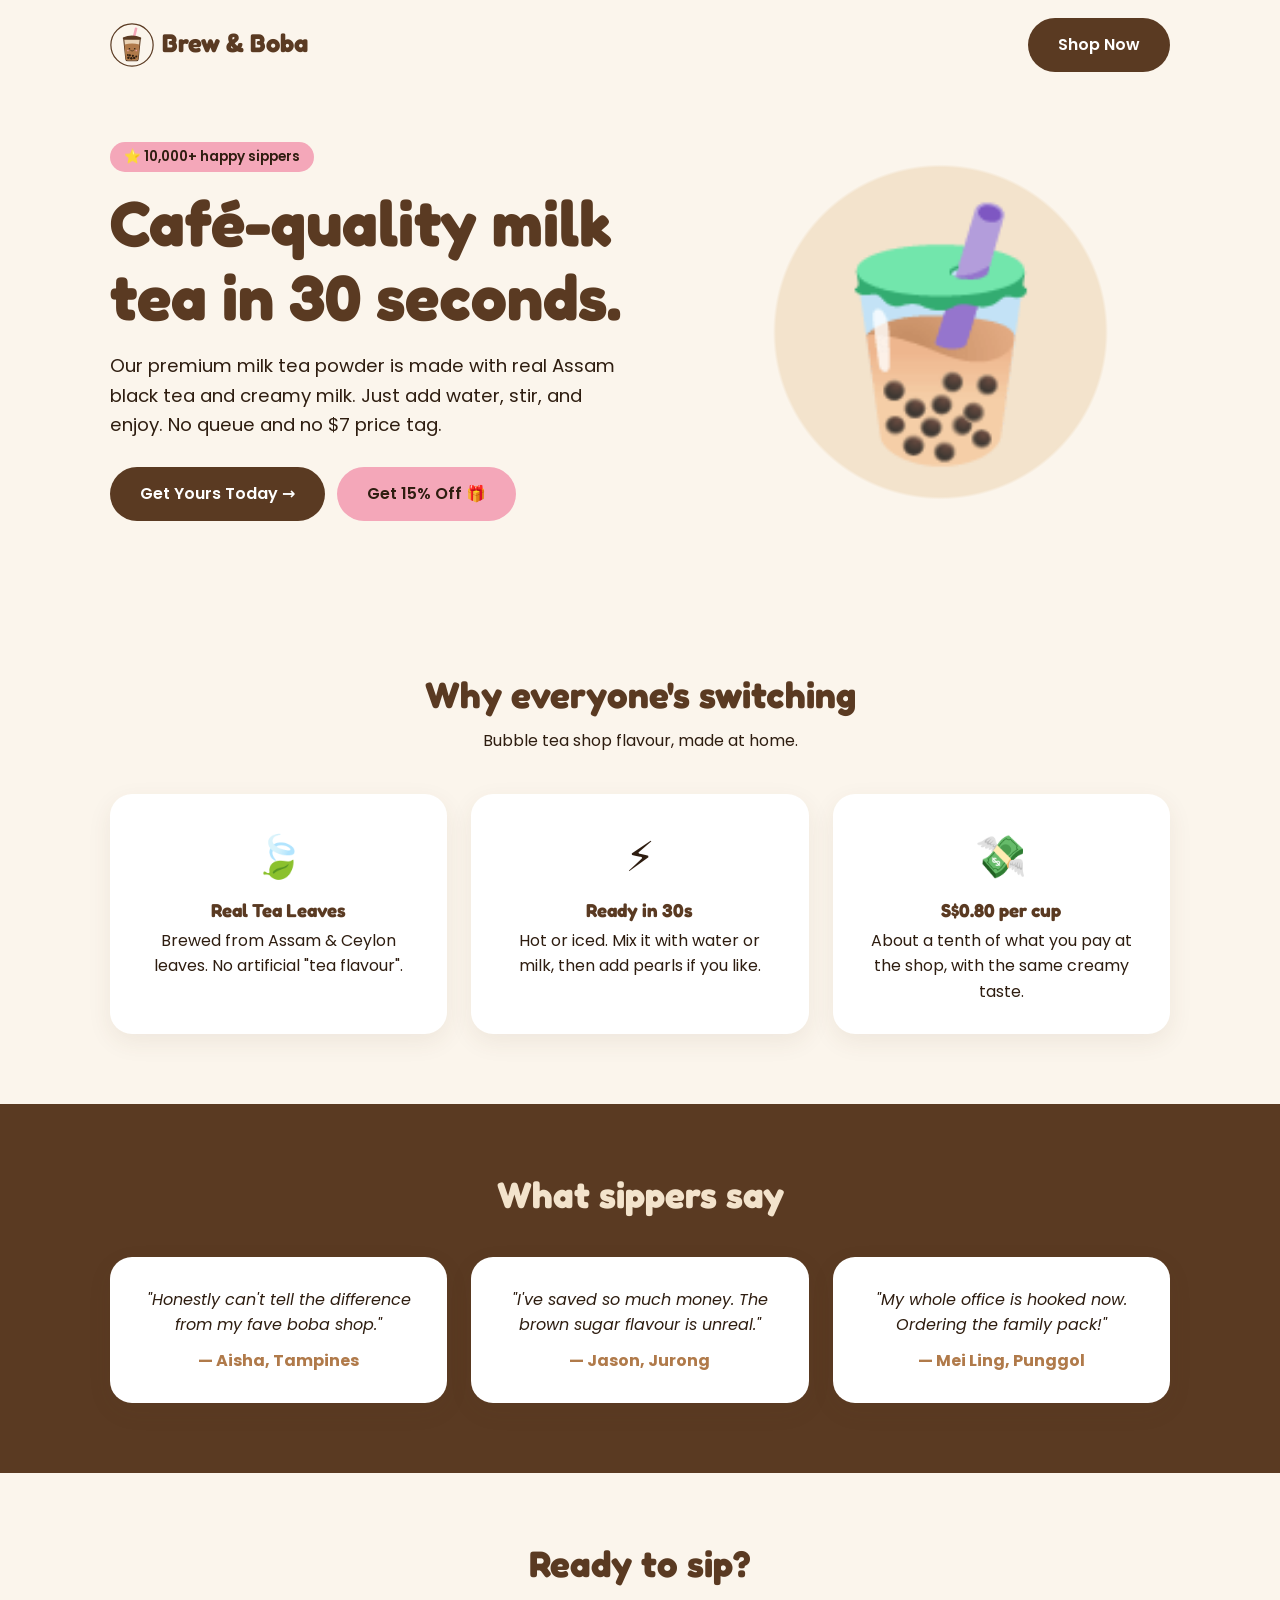
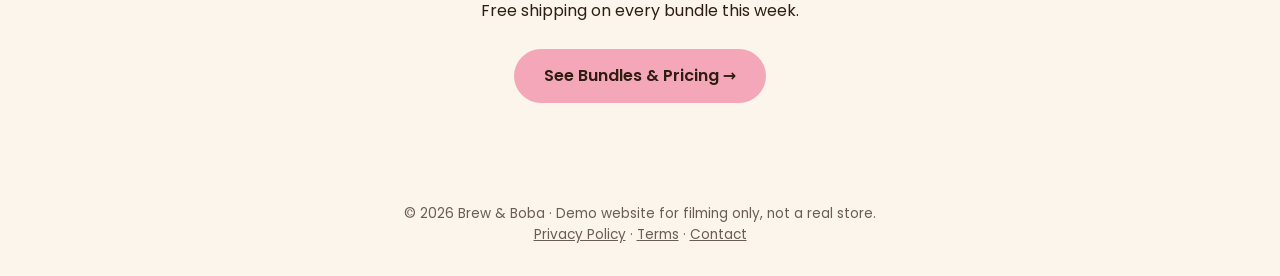
<file: index.html>
<!doctype html><html lang="en"><head>
<!-- Google Tag Manager -->
<script>(function(w,d,s,l,i){w[l]=w[l]||[];w[l].push({'gtm.start':
new Date().getTime(),event:'gtm.js'});var f=d.getElementsByTagName(s)[0],
j=d.createElement(s),dl=l!='dataLayer'?'&l='+l:'';j.async=true;j.src=
'https://www.googletagmanager.com/gtm.js?id='+i+dl;f.parentNode.insertBefore(j,f);
})(window,document,'script','dataLayer','GTM-KQWDF2WQ');</script>
<!-- End Google Tag Manager -->
<meta charset="utf-8"><meta name="viewport" content="width=device-width,initial-scale=1"><link href="https://fonts.googleapis.com/css2?family=Fredoka:wght@500;700&family=Poppins:wght@400;600;700&display=swap" rel="stylesheet"><link rel="stylesheet" href="style.css"><script src="track.js"></script><link rel="icon" href="logo.svg"><title>Brew & Boba — Café Milk Tea at Home</title></head><body>
<!-- Google Tag Manager (noscript) -->
<noscript><iframe src="https://www.googletagmanager.com/ns.html?id=GTM-KQWDF2WQ"
height="0" width="0" style="display:none;visibility:hidden"></iframe></noscript>
<!-- End Google Tag Manager (noscript) -->

<div class="wrap"><nav><a class="logo" href="index.html"><img src="logo.svg" alt="" style="height:44px;vertical-align:middle;margin-right:8px">Brew &amp; Boba</a><a class="btn" href="sales.html" data-track="Nav Shop Now">Shop Now</a></nav>
<div class="hero"><div><span class="tag">⭐ 10,000+ happy sippers</span>
<h1>Café-quality milk tea in 30 seconds.</h1>
<p>Our premium milk tea powder is made with real Assam black tea and creamy milk. Just add water, stir, and enjoy. No queue and no $7 price tag.</p>
<a class="btn" href="sales.html" data-track="Hero Get Yours">Get Yours Today →</a> <a class="btn pink" href="lead.html" data-track="Hero Get 15% Off" style="margin-left:8px">Get 15% Off 🎁</a></div><div class="cup">🧋</div></div></div>
<section><div class="wrap center"><h2>Why everyone's switching</h2><p>Bubble tea shop flavour, made at home.</p>
<div class="grid3">
<div class="card"><div class="ic">🍃</div><h3>Real Tea Leaves</h3><p>Brewed from Assam &amp; Ceylon leaves. No artificial "tea flavour".</p></div>
<div class="card"><div class="ic">⚡</div><h3>Ready in 30s</h3><p>Hot or iced. Mix it with water or milk, then add pearls if you like.</p></div>
<div class="card"><div class="ic">💸</div><h3>S$0.80 per cup</h3><p>About a tenth of what you pay at the shop, with the same creamy taste.</p></div>
</div></div></section>
<section class="band"><div class="wrap center"><h2>What sippers say</h2>
<div class="grid3">
<div class="card quote" style="color:var(--dark)">"Honestly can't tell the difference from my fave boba shop."<b>— Aisha, Tampines</b></div>
<div class="card quote" style="color:var(--dark)">"I've saved so much money. The brown sugar flavour is unreal."<b>— Jason, Jurong</b></div>
<div class="card quote" style="color:var(--dark)">"My whole office is hooked now. Ordering the family pack!"<b>— Mei Ling, Punggol</b></div>
</div></div></section>
<section><div class="wrap center"><h2>Ready to sip?</h2><p>Free shipping on every bundle this week.</p><br><a class="btn pink" href="sales.html" data-track="Bottom See Bundles">See Bundles &amp; Pricing →</a></div></section>
<footer>© 2026 Brew &amp; Boba · Demo website for filming only, not a real store.<br><a href="privacy.html" data-track="Footer Privacy">Privacy Policy</a> · <a href="terms.html" data-track="Footer Terms">Terms</a> · <a href="contact.html" data-track="Footer Contact">Contact</a></footer></body></html>
</file>
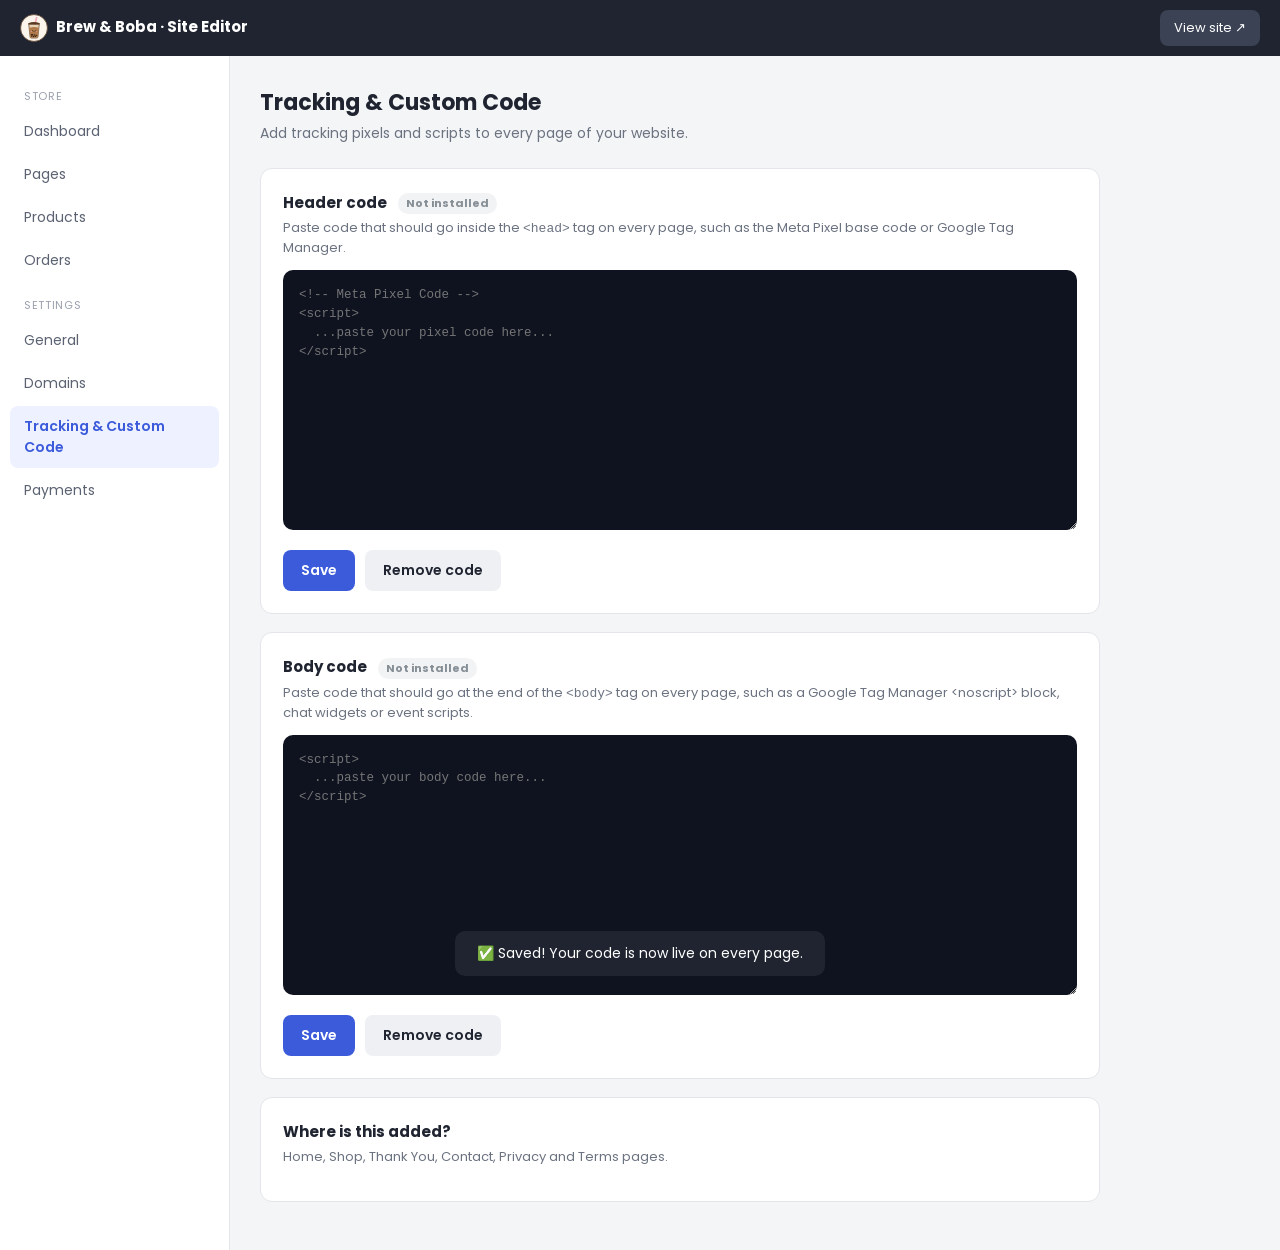
<file: admin.html>
<!doctype html><html lang="en"><head><meta charset="utf-8"><meta name="viewport" content="width=device-width,initial-scale=1">
<link href="https://fonts.googleapis.com/css2?family=Poppins:wght@400;500;600;700&display=swap" rel="stylesheet">
<link rel="icon" href="logo.svg"><title>Site Editor · Brew & Boba</title>
<style>
*{box-sizing:border-box;margin:0;padding:0}
body{font-family:Poppins,system-ui,sans-serif;background:#f4f5f7;color:#1f2430;font-size:14px}
.top{background:#1f2430;color:#fff;height:56px;display:flex;align-items:center;justify-content:space-between;padding:0 20px}
.top b{font-size:15px}.top a{color:#fff;text-decoration:none;background:#3a4254;padding:8px 14px;border-radius:8px;font-size:13px}
.app{display:flex;min-height:calc(100vh - 56px)}
aside{width:230px;background:#fff;border-right:1px solid #e3e5ea;padding:18px 10px;flex-shrink:0}
aside div{padding:10px 14px;border-radius:8px;color:#5b6272;margin-bottom:2px;cursor:default}
aside .on{background:#eef1ff;color:#3b5bdb;font-weight:600}
aside small{display:block;padding:14px 14px 6px;color:#9aa0ad;font-size:11px;text-transform:uppercase;letter-spacing:.06em}
main{flex:1;padding:30px;max-width:900px}
h1{font-size:22px;margin-bottom:4px}.sub{color:#6b7280;margin-bottom:24px}
.panel{background:#fff;border:1px solid #e3e5ea;border-radius:12px;padding:22px;margin-bottom:18px}
.panel h2{font-size:15px;margin-bottom:4px}.panel p{color:#6b7280;font-size:13px;margin-bottom:12px}
textarea{width:100%;min-height:260px;font:12.5px/1.5 ui-monospace,Menlo,monospace;background:#0f1320;color:#c9f29b;border:0;border-radius:10px;padding:16px;resize:vertical}
textarea:focus{outline:3px solid #b7c4ff}
.bar{display:flex;gap:10px;align-items:center;margin-top:14px;flex-wrap:wrap}
button{font:inherit;font-weight:600;border:0;border-radius:8px;padding:10px 18px;cursor:pointer}
.save{background:#3b5bdb;color:#fff}.ghost{background:#eef0f4;color:#1f2430}
.status{font-size:13px;color:#2f9e44;font-weight:600}
.badge{display:inline-block;font-size:11px;padding:2px 8px;border-radius:99px;margin-left:8px;vertical-align:middle}
.live{background:#d3f9d8;color:#2b8a3e}.off{background:#f1f3f5;color:#868e96}
.toast{position:fixed;bottom:24px;left:50%;transform:translateX(-50%) translateY(100px);background:#1f2430;color:#fff;padding:12px 22px;border-radius:10px;transition:transform .3s}
.toast.show{transform:translateX(-50%) translateY(0)}
@media(max-width:700px){aside{display:none}main{padding:18px}}
</style></head><body>
<div class="top"><b><img src="logo.svg" alt="" style="height:28px;vertical-align:middle;margin-right:8px">Brew &amp; Boba · Site Editor</b><a href="index.html" target="_blank">View site ↗</a></div>
<div class="app">
<aside><small>Store</small><div>Dashboard</div><div>Pages</div><div>Products</div><div>Orders</div>
<small>Settings</small><div>General</div><div>Domains</div><div class="on">Tracking &amp; Custom Code</div><div>Payments</div></aside>
<main>
<h1>Tracking &amp; Custom Code</h1><p class="sub">Add tracking pixels and scripts to every page of your website.</p>
<div class="panel"><h2>Header code <span id="st" class="badge off">Not installed</span></h2>
<p>Paste code that should go inside the <code>&lt;head&gt;</code> tag on every page, such as the Meta Pixel base code or Google Tag Manager.</p>
<textarea id="code" spellcheck="false" placeholder="<!-- Meta Pixel Code -->&#10;<script>&#10;  ...paste your pixel code here...&#10;</script>"></textarea>
<div class="bar"><button class="save" id="save">Save</button><button class="ghost" id="clear">Remove code</button><span class="status" id="msg"></span></div></div>
<div class="panel"><h2>Body code <span id="st2" class="badge off">Not installed</span></h2>
<p>Paste code that should go at the end of the <code>&lt;body&gt;</code> tag on every page, such as a Google Tag Manager &lt;noscript&gt; block, chat widgets or event scripts.</p>
<textarea id="code2" spellcheck="false" placeholder="<script>&#10;  ...paste your body code here...&#10;</script>"></textarea>
<div class="bar"><button class="save" id="save2">Save</button><button class="ghost" id="clear2">Remove code</button></div></div>
<div class="panel"><h2>Where is this added?</h2><p>Home, Shop, Thank You, Contact, Privacy and Terms pages.</p></div>
</main></div>
<div class="toast" id="toast">✅ Saved! Your code is now live on every page.</div>
<script>
function get(k){try{return localStorage.getItem(k)||''}catch(e){return ''}}
function setup(key,ta,badgeEl,saveBtn,clearBtn,label){
  function badge(){var on=!!get(key);badgeEl.textContent=on?'Installed':'Not installed';badgeEl.className='badge '+(on?'live':'off')}
  ta.value=get(key);badge();
  saveBtn.onclick=function(){try{localStorage.setItem(key,ta.value.trim())}catch(e){alert('Could not save in this browser.');return}
    badge();toast.textContent='✅ Saved! Your '+label+' code is now live on every page.';toast.classList.add('show');setTimeout(function(){toast.classList.remove('show')},2500)};
  clearBtn.onclick=function(){if(!confirm('Remove the '+label+' code?'))return;try{localStorage.removeItem(key)}catch(e){}ta.value='';badge()};
}
setup('bb_head_code',code,st,save,clear,'header');
setup('bb_body_code',code2,st2,save2,clear2,'body');
</script></body></html>
</file>
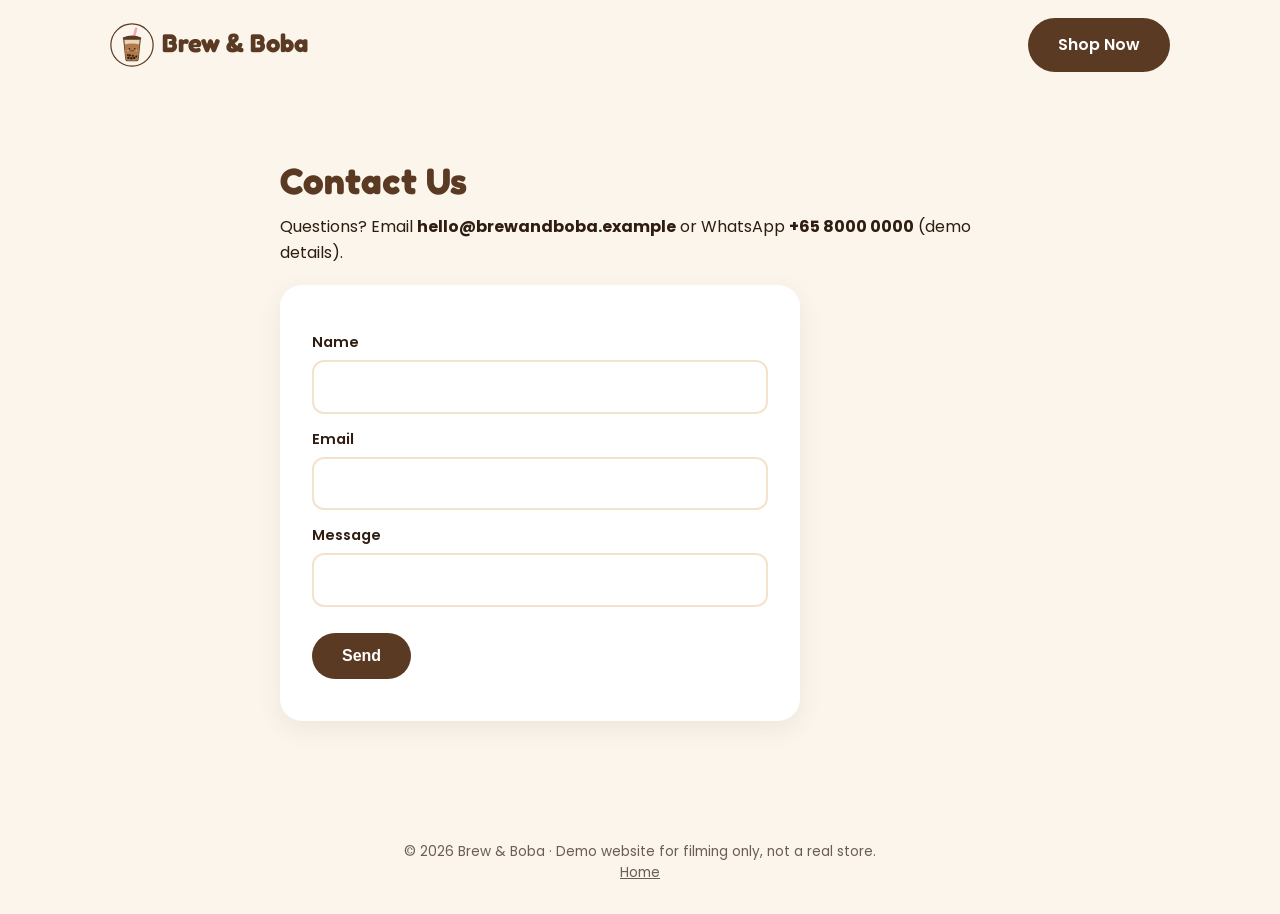
<file: contact.html>
<!doctype html><html lang="en"><head>
<!-- Google Tag Manager -->
<script>(function(w,d,s,l,i){w[l]=w[l]||[];w[l].push({'gtm.start':
new Date().getTime(),event:'gtm.js'});var f=d.getElementsByTagName(s)[0],
j=d.createElement(s),dl=l!='dataLayer'?'&l='+l:'';j.async=true;j.src=
'https://www.googletagmanager.com/gtm.js?id='+i+dl;f.parentNode.insertBefore(j,f);
})(window,document,'script','dataLayer','GTM-KQWDF2WQ');</script>
<!-- End Google Tag Manager -->
<meta charset="utf-8"><meta name="viewport" content="width=device-width,initial-scale=1"><link href="https://fonts.googleapis.com/css2?family=Fredoka:wght@500;700&family=Poppins:wght@400;600;700&display=swap" rel="stylesheet"><link rel="stylesheet" href="style.css"><script src="track.js"></script><link rel="icon" href="logo.svg"><title>Brew & Boba — Contact Us</title></head><body>
<!-- Google Tag Manager (noscript) -->
<noscript><iframe src="https://www.googletagmanager.com/ns.html?id=GTM-KQWDF2WQ"
height="0" width="0" style="display:none;visibility:hidden"></iframe></noscript>
<!-- End Google Tag Manager (noscript) -->

<div class="wrap"><nav><a class="logo" href="index.html"><img src="logo.svg" alt="" style="height:44px;vertical-align:middle;margin-right:8px">Brew &amp; Boba</a><a class="btn" href="sales.html" data-track="Nav Shop Now">Shop Now</a></nav>
<section style="max-width:720px;margin:auto"><h2>Contact Us</h2><p>Questions? Email <b>hello@brewandboba.example</b> or WhatsApp <b>+65 8000 0000</b> (demo details).</p><form class='checkout' id='cf' style='margin:20px 0'><label>Name</label><input required><label>Email</label><input type='email' required><label>Message</label><input required><br><br><button class='btn' data-track='Contact Submit'>Send</button><p id='ok' class='note'></p></form><script>cf.onsubmit=e=>{e.preventDefault();track('Contact',{form:'contact'});ok.textContent='Thanks! (demo, nothing was sent)';cf.reset()}</script></section></div>
<footer>© 2026 Brew &amp; Boba · Demo website for filming only, not a real store.<br><a href="index.html">Home</a></footer></body></html>
</file>
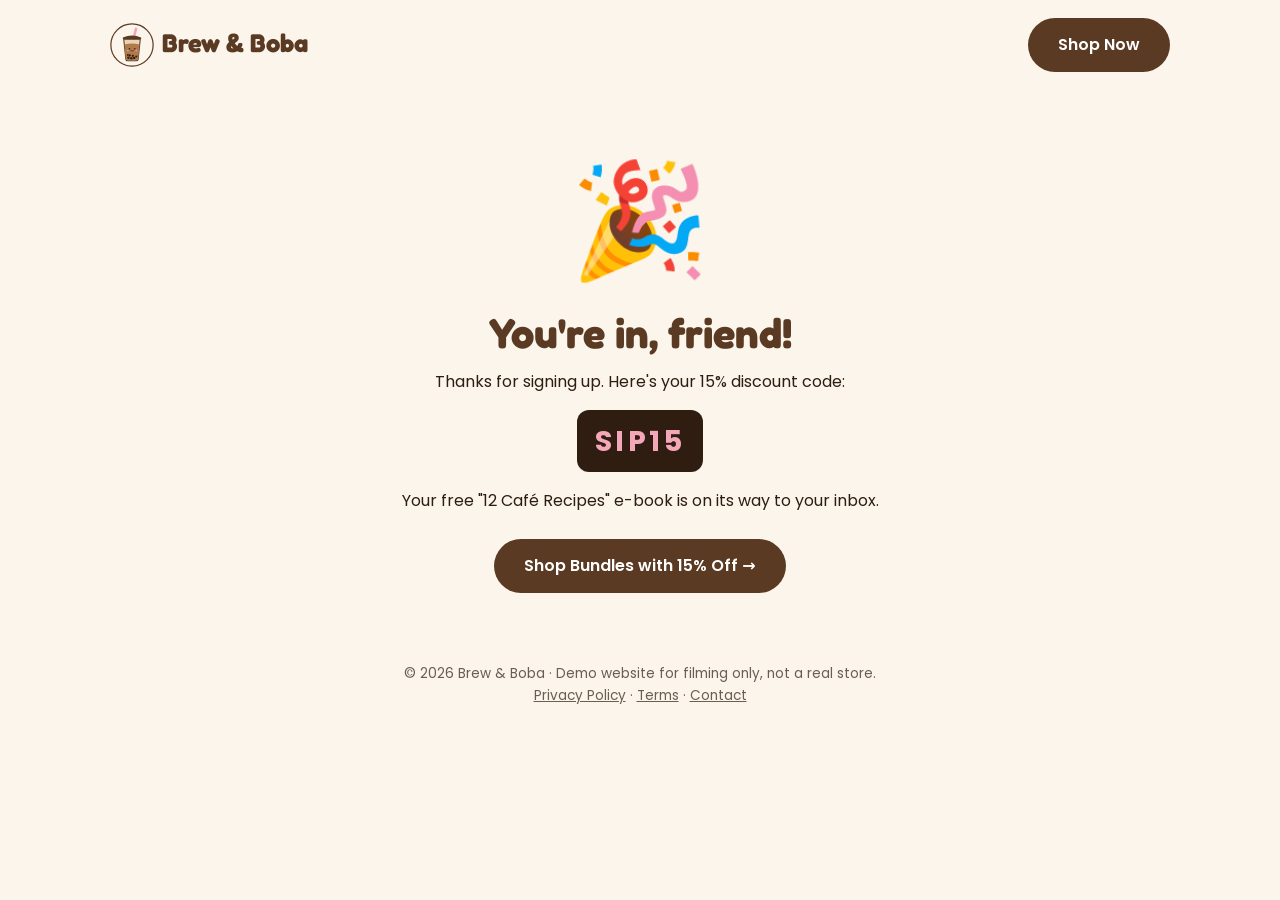
<file: lead-thank-you.html>
<!doctype html><html lang="en"><head>
<!-- Google Tag Manager -->
<script>(function(w,d,s,l,i){w[l]=w[l]||[];w[l].push({'gtm.start':
new Date().getTime(),event:'gtm.js'});var f=d.getElementsByTagName(s)[0],
j=d.createElement(s),dl=l!='dataLayer'?'&l='+l:'';j.async=true;j.src=
'https://www.googletagmanager.com/gtm.js?id='+i+dl;f.parentNode.insertBefore(j,f);
})(window,document,'script','dataLayer','GTM-KQWDF2WQ');</script>
<!-- End Google Tag Manager -->
<meta charset="utf-8"><meta name="viewport" content="width=device-width,initial-scale=1"><link href="https://fonts.googleapis.com/css2?family=Fredoka:wght@500;700&family=Poppins:wght@400;600;700&display=swap" rel="stylesheet"><link rel="stylesheet" href="style.css"><script src="track.js"></script><link rel="icon" href="logo.svg"><title>Brew & Boba — Thanks for Signing Up</title></head><body>
<!-- Google Tag Manager (noscript) -->
<noscript><iframe src="https://www.googletagmanager.com/ns.html?id=GTM-KQWDF2WQ"
height="0" width="0" style="display:none;visibility:hidden"></iframe></noscript>
<!-- End Google Tag Manager (noscript) -->

<div class="wrap"><nav><a class="logo" href="index.html"><img src="logo.svg" alt="" style="height:44px;vertical-align:middle;margin-right:8px">Brew &amp; Boba</a><a class="btn" href="sales.html" data-track="Nav Shop Now">Shop Now</a></nav>
<div class="ty" style="min-height:60vh"><div class="big">🎉</div><h2 style="font-size:2.6rem">You're in, <span id="lname">friend</span>!</h2>
<p>Thanks for signing up. Here's your 15% discount code:</p>
<div class="timer" style="font-size:1.8rem;letter-spacing:.12em;margin:16px 0">SIP15</div>
<p>Your free "12 Café Recipes" e-book is on its way to your inbox.</p><br>
<a class="btn" href="sales.html?code=SIP15" data-track="Lead Thank You Shop">Shop Bundles with 15% Off →</a></div></div>
<footer>© 2026 Brew &amp; Boba · Demo website for filming only, not a real store.<br><a href="privacy.html" data-track="Footer Privacy">Privacy Policy</a> · <a href="terms.html" data-track="Footer Terms">Terms</a> · <a href="contact.html" data-track="Footer Contact">Contact</a></footer>
<script>
var d={};try{d=JSON.parse(sessionStorage.getItem('bb_lead')||'{}')}catch(e){}
if(d.name)lname.textContent=d.name;
// Fire Lead once per sign-up, so refreshing this page doesn't count a second lead.
if(d.name&&!d.tracked){track('Lead',{content_name:'15% Off + Recipe E-book',content_category:'Newsletter',favourite_flavour:d.flavour,currency:'SGD',value:0});
d.tracked=1;try{sessionStorage.setItem('bb_lead',JSON.stringify(d))}catch(e){}}
</script></body></html>
</file>
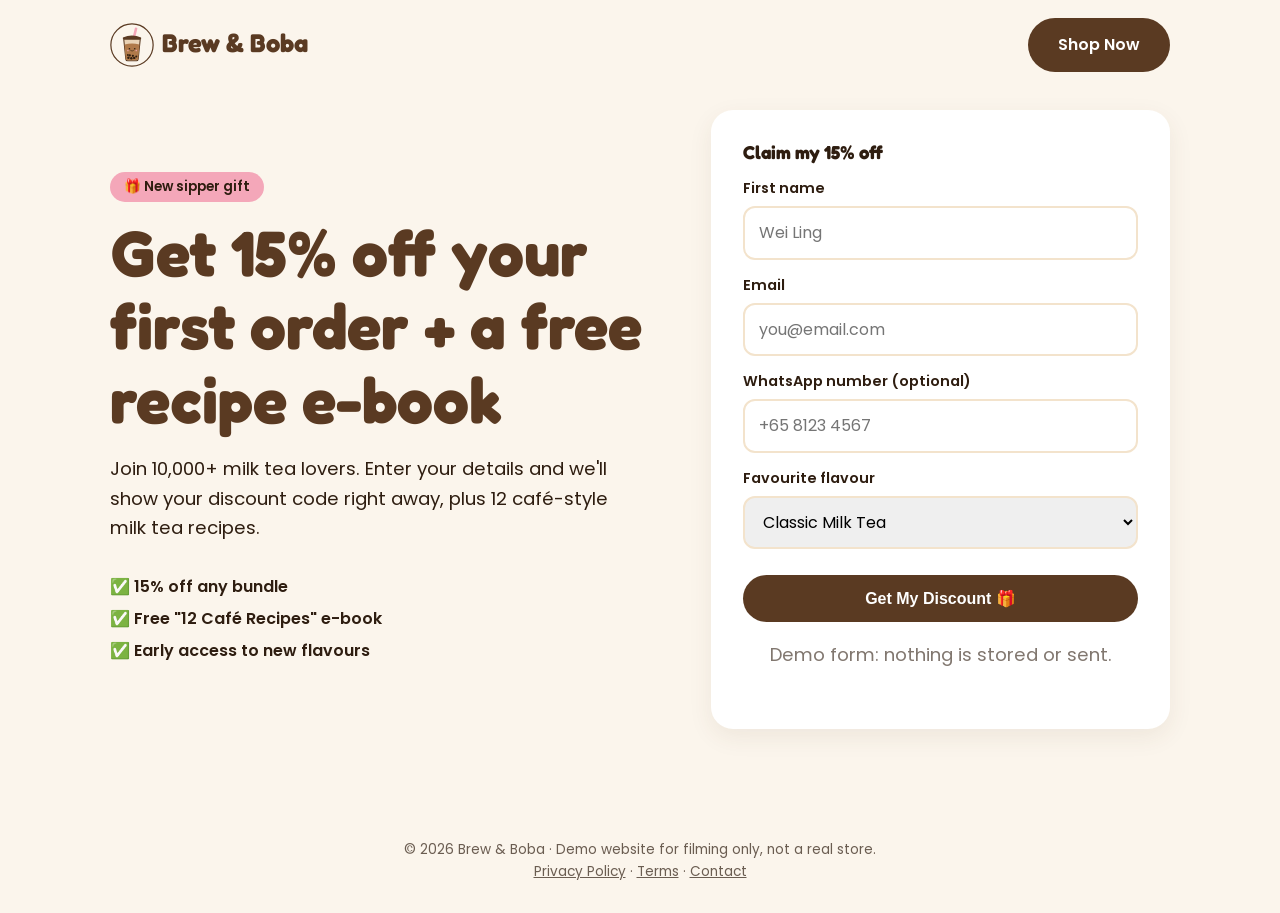
<file: lead.html>
<!doctype html><html lang="en"><head>
<!-- Google Tag Manager -->
<script>(function(w,d,s,l,i){w[l]=w[l]||[];w[l].push({'gtm.start':
new Date().getTime(),event:'gtm.js'});var f=d.getElementsByTagName(s)[0],
j=d.createElement(s),dl=l!='dataLayer'?'&l='+l:'';j.async=true;j.src=
'https://www.googletagmanager.com/gtm.js?id='+i+dl;f.parentNode.insertBefore(j,f);
})(window,document,'script','dataLayer','GTM-KQWDF2WQ');</script>
<!-- End Google Tag Manager -->
<meta charset="utf-8"><meta name="viewport" content="width=device-width,initial-scale=1"><link href="https://fonts.googleapis.com/css2?family=Fredoka:wght@500;700&family=Poppins:wght@400;600;700&display=swap" rel="stylesheet"><link rel="stylesheet" href="style.css"><script src="track.js"></script><link rel="icon" href="logo.svg"><title>Brew & Boba — Get 15% Off</title></head><body>
<!-- Google Tag Manager (noscript) -->
<noscript><iframe src="https://www.googletagmanager.com/ns.html?id=GTM-KQWDF2WQ"
height="0" width="0" style="display:none;visibility:hidden"></iframe></noscript>
<!-- End Google Tag Manager (noscript) -->

<div class="wrap"><nav><a class="logo" href="index.html"><img src="logo.svg" alt="" style="height:44px;vertical-align:middle;margin-right:8px">Brew &amp; Boba</a><a class="btn" href="sales.html" data-track="Nav Shop Now">Shop Now</a></nav>
<div class="hero" style="padding-top:20px"><div><span class="tag">🎁 New sipper gift</span>
<h1>Get 15% off your first order + a free recipe e-book</h1>
<p>Join 10,000+ milk tea lovers. Enter your details and we'll show your discount code right away, plus 12 café-style milk tea recipes.</p>
<ul style="list-style:none;line-height:2;font-weight:600"><li>✅ 15% off any bundle</li><li>✅ Free "12 Café Recipes" e-book</li><li>✅ Early access to new flavours</li></ul></div>
<div><form class="checkout" id="leadForm" style="margin:0"><h3>Claim my 15% off</h3>
<label>First name</label><input id="ln" required placeholder="Wei Ling">
<label>Email</label><input id="le" type="email" required placeholder="you@email.com">
<label>WhatsApp number (optional)</label><input placeholder="+65 8123 4567">
<label>Favourite flavour</label><select id="lf" style="width:100%;padding:12px 14px;border:2px solid var(--milk);border-radius:12px;font:inherit"><option>Classic Milk Tea</option><option>Brown Sugar</option><option>Matcha Latte</option><option>Strawberry Milk</option></select>
<br><br><button class="btn" style="width:100%" data-track="Lead Submit">Get My Discount 🎁</button>
<p class="note">Demo form: nothing is stored or sent.</p></form>
<div class="checkout" id="leadDone" style="display:none;margin:0;text-align:center"><div style="font-size:4rem">🎉</div><h3>You're in, <span id="lname"></span>!</h3><p>Your discount code:</p>
<div class="timer" style="font-size:1.6rem;letter-spacing:.1em">SIP15</div><p style="margin:14px 0">The recipe e-book is on its way to your inbox.</p>
<a class="btn" href="sales.html?code=SIP15" data-track="Lead Shop With Code">Shop Bundles with 15% Off →</a></div></div></div></div>
<footer>© 2026 Brew &amp; Boba · Demo website for filming only, not a real store.<br><a href="privacy.html" data-track="Footer Privacy">Privacy Policy</a> · <a href="terms.html" data-track="Footer Terms">Terms</a> · <a href="contact.html" data-track="Footer Contact">Contact</a></footer>
<script>
leadForm.onsubmit=e=>{e.preventDefault();
try{sessionStorage.setItem('bb_lead',JSON.stringify({name:ln.value,flavour:lf.value}))}catch(_){}
location.href='lead-thank-you.html'};
</script></body></html>
</file>
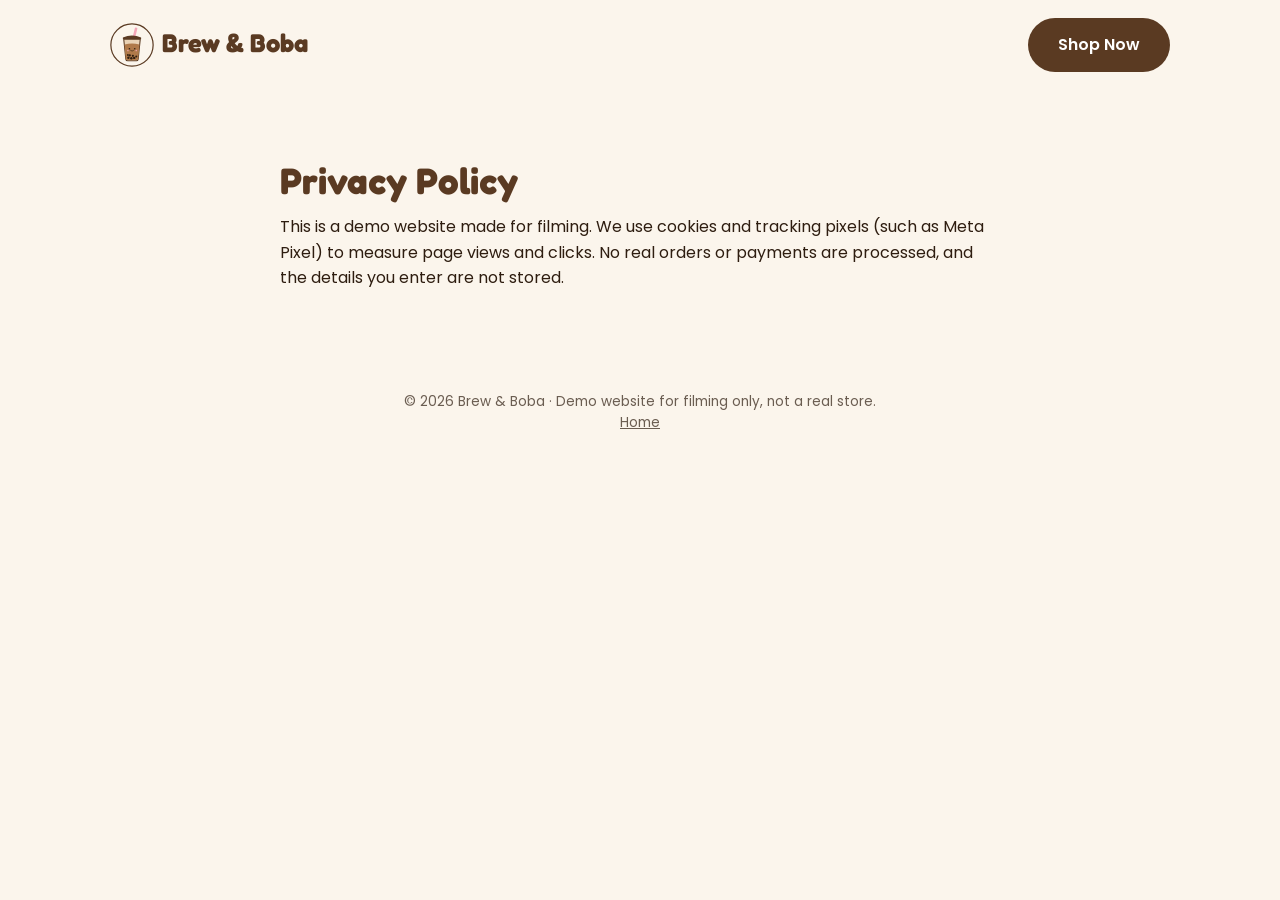
<file: privacy.html>
<!doctype html><html lang="en"><head>
<!-- Google Tag Manager -->
<script>(function(w,d,s,l,i){w[l]=w[l]||[];w[l].push({'gtm.start':
new Date().getTime(),event:'gtm.js'});var f=d.getElementsByTagName(s)[0],
j=d.createElement(s),dl=l!='dataLayer'?'&l='+l:'';j.async=true;j.src=
'https://www.googletagmanager.com/gtm.js?id='+i+dl;f.parentNode.insertBefore(j,f);
})(window,document,'script','dataLayer','GTM-KQWDF2WQ');</script>
<!-- End Google Tag Manager -->
<meta charset="utf-8"><meta name="viewport" content="width=device-width,initial-scale=1"><link href="https://fonts.googleapis.com/css2?family=Fredoka:wght@500;700&family=Poppins:wght@400;600;700&display=swap" rel="stylesheet"><link rel="stylesheet" href="style.css"><script src="track.js"></script><link rel="icon" href="logo.svg"><title>Brew & Boba — Privacy Policy</title></head><body>
<!-- Google Tag Manager (noscript) -->
<noscript><iframe src="https://www.googletagmanager.com/ns.html?id=GTM-KQWDF2WQ"
height="0" width="0" style="display:none;visibility:hidden"></iframe></noscript>
<!-- End Google Tag Manager (noscript) -->

<div class="wrap"><nav><a class="logo" href="index.html"><img src="logo.svg" alt="" style="height:44px;vertical-align:middle;margin-right:8px">Brew &amp; Boba</a><a class="btn" href="sales.html" data-track="Nav Shop Now">Shop Now</a></nav>
<section style="max-width:720px;margin:auto"><h2>Privacy Policy</h2><p>This is a demo website made for filming. We use cookies and tracking pixels (such as Meta Pixel) to measure page views and clicks. No real orders or payments are processed, and the details you enter are not stored.</p></section></div>
<footer>© 2026 Brew &amp; Boba · Demo website for filming only, not a real store.<br><a href="index.html">Home</a></footer></body></html>
</file>
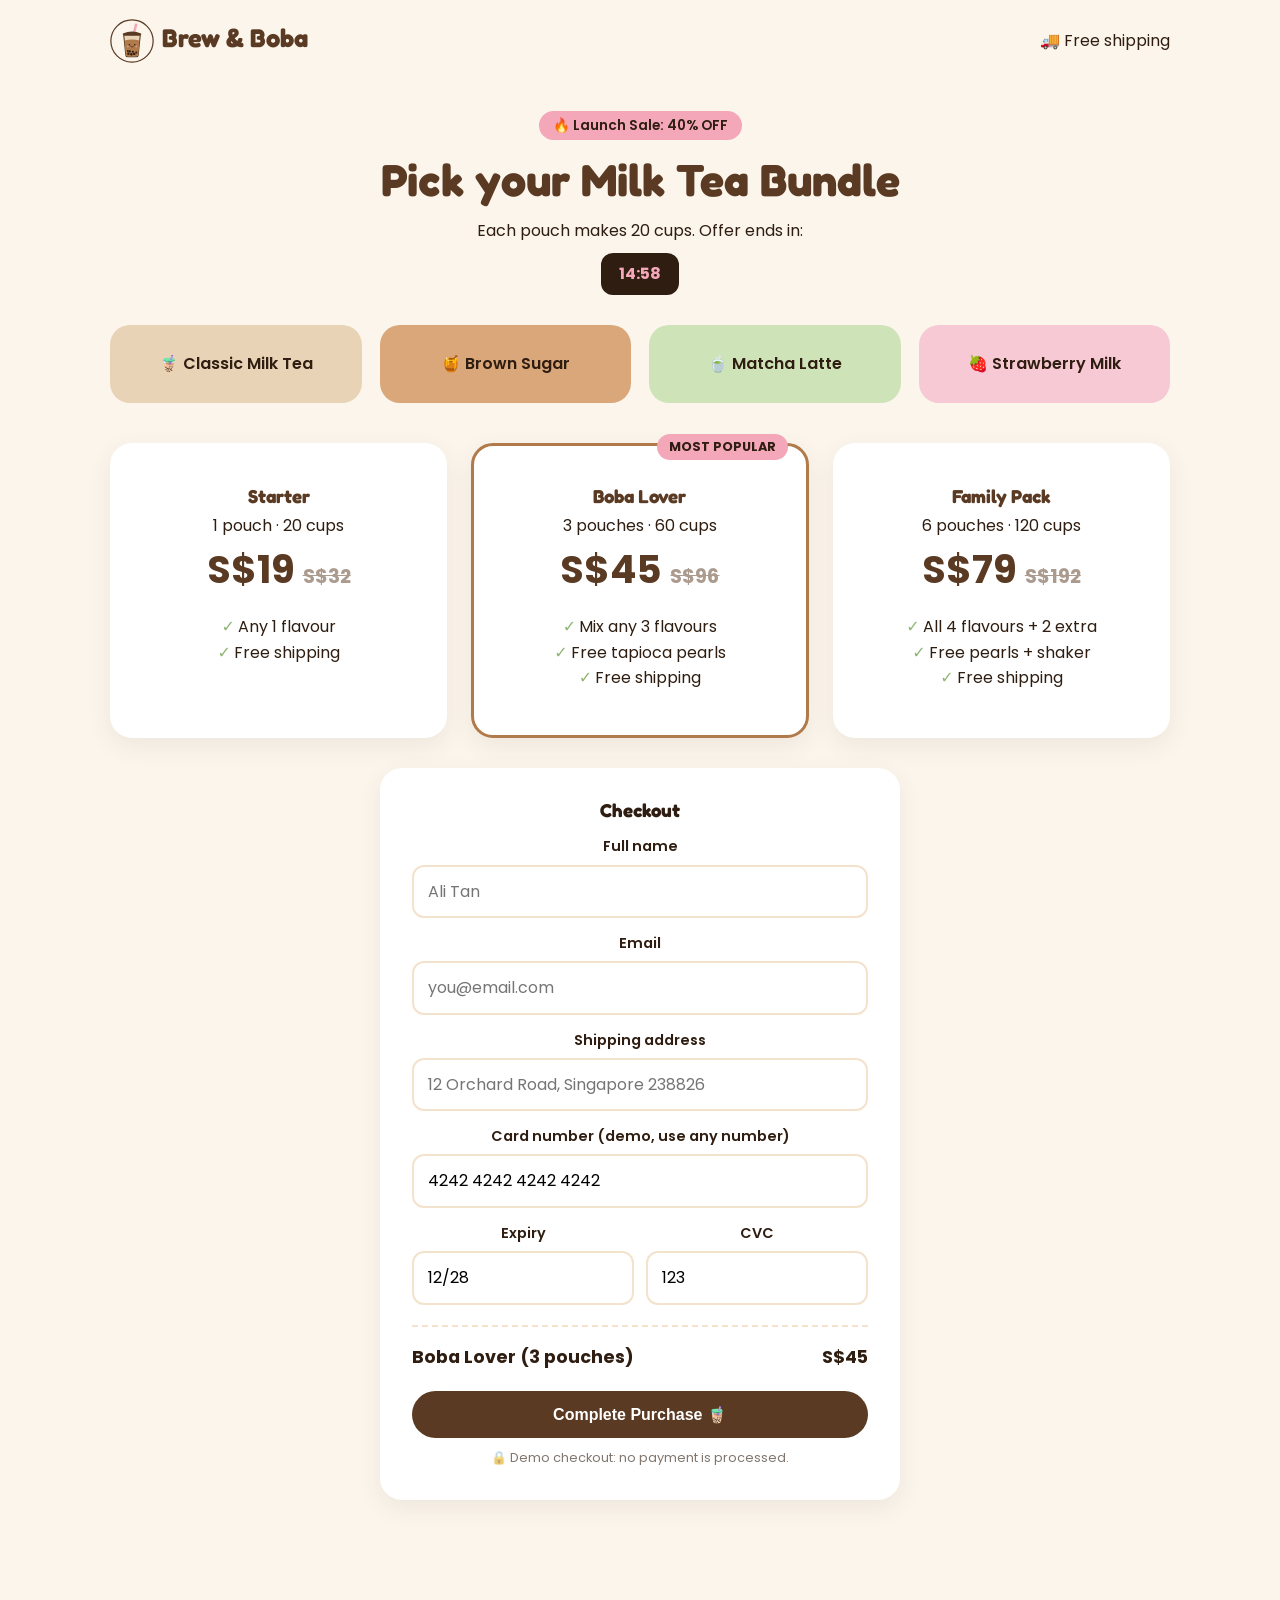
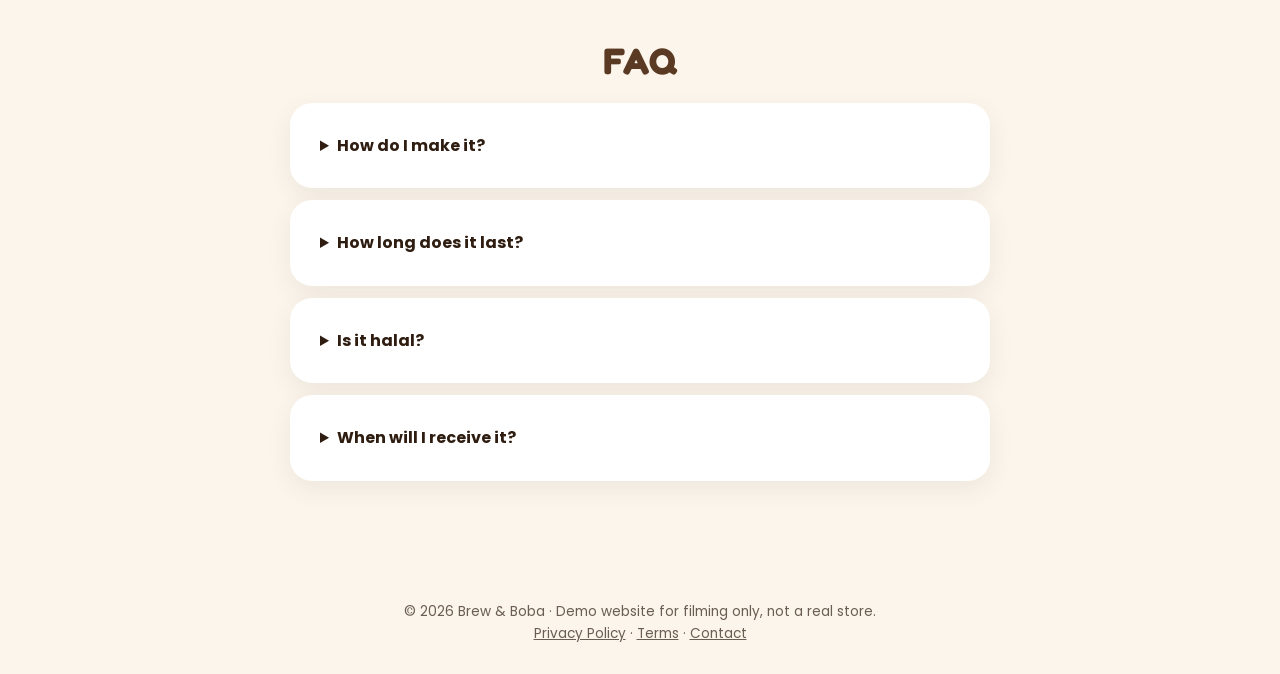
<file: sales.html>
<!doctype html><html lang="en"><head>
<!-- Google Tag Manager -->
<script>(function(w,d,s,l,i){w[l]=w[l]||[];w[l].push({'gtm.start':
new Date().getTime(),event:'gtm.js'});var f=d.getElementsByTagName(s)[0],
j=d.createElement(s),dl=l!='dataLayer'?'&l='+l:'';j.async=true;j.src=
'https://www.googletagmanager.com/gtm.js?id='+i+dl;f.parentNode.insertBefore(j,f);
})(window,document,'script','dataLayer','GTM-KQWDF2WQ');</script>
<!-- End Google Tag Manager -->
<meta charset="utf-8"><meta name="viewport" content="width=device-width,initial-scale=1"><link href="https://fonts.googleapis.com/css2?family=Fredoka:wght@500;700&family=Poppins:wght@400;600;700&display=swap" rel="stylesheet"><link rel="stylesheet" href="style.css"><script src="track.js"></script><link rel="icon" href="logo.svg"><title>Brew & Boba — Shop Bundles</title></head><body>
<!-- Google Tag Manager (noscript) -->
<noscript><iframe src="https://www.googletagmanager.com/ns.html?id=GTM-KQWDF2WQ"
height="0" width="0" style="display:none;visibility:hidden"></iframe></noscript>
<!-- End Google Tag Manager (noscript) -->

<div class="wrap"><nav><a class="logo" href="index.html"><img src="logo.svg" alt="" style="height:44px;vertical-align:middle;margin-right:8px">Brew &amp; Boba</a><span>🚚 Free shipping</span></nav>
<section class="center" style="padding-top:30px"><span class="tag">🔥 Launch Sale: 40% OFF</span><h2 style="font-size:2.8rem">Pick your Milk Tea Bundle</h2>
<p>Each pouch makes 20 cups. Offer ends in:</p><div class="timer" id="timer">14:59</div>
<div class="flavors">
<div class="flavor" style="background:#e9d3b6">🧋 Classic Milk Tea</div>
<div class="flavor" style="background:#d9a77a">🍯 Brown Sugar</div>
<div class="flavor" style="background:#cfe3b8">🍵 Matcha Latte</div>
<div class="flavor" style="background:#f7c9d4">🍓 Strawberry Milk</div></div>
<div class="grid3" id="plans">
<div class="card plan" data-name="Starter Pack (1 pouch)" data-price="19"><h3>Starter</h3><p>1 pouch · 20 cups</p><div class="price">S$19<s>S$32</s></div><ul><li>Any 1 flavour</li><li>Free shipping</li></ul></div>
<div class="card plan sel" data-name="Boba Lover (3 pouches)" data-price="45"><span class="badge">MOST POPULAR</span><h3>Boba Lover</h3><p>3 pouches · 60 cups</p><div class="price">S$45<s>S$96</s></div><ul><li>Mix any 3 flavours</li><li>Free tapioca pearls</li><li>Free shipping</li></ul></div>
<div class="card plan" data-name="Family Pack (6 pouches)" data-price="79"><h3>Family Pack</h3><p>6 pouches · 120 cups</p><div class="price">S$79<s>S$192</s></div><ul><li>All 4 flavours + 2 extra</li><li>Free pearls + shaker</li><li>Free shipping</li></ul></div>
</div>
<form class="checkout" id="checkout"><h3>Checkout</h3>
<label>Full name</label><input id="name" required placeholder="Ali Tan">
<label>Email</label><input type="email" required placeholder="you@email.com">
<label>Shipping address</label><input required placeholder="12 Orchard Road, Singapore 238826">
<label>Card number (demo, use any number)</label><input value="4242 4242 4242 4242">
<div class="row"><div><label>Expiry</label><input value="12/28"></div><div><label>CVC</label><input value="123"></div></div>
<div class="summary"><span id="sumName">Boba Lover (3 pouches)</span><span id="sumPrice">S$45</span></div>
<button class="btn" style="width:100%" data-track="Complete Purchase">Complete Purchase 🧋</button>
<p class="note">🔒 Demo checkout: no payment is processed.</p></form>
</section>
<section class="center"><h2>FAQ</h2><div style="max-width:700px;margin:20px auto;text-align:left">
<details class="card" style="margin-bottom:12px" data-track="FAQ How to make"><summary><b>How do I make it?</b></summary><p>Add 2 tbsp of powder to 200ml hot water, stir, then add ice for an iced version.</p></details>
<details class="card" style="margin-bottom:12px" data-track="FAQ Shelf life"><summary><b>How long does it last?</b></summary><p>12 months unopened. Use within 2 months once opened.</p></details>
<details class="card" style="margin-bottom:12px" data-track="FAQ Halal"><summary><b>Is it halal?</b></summary><p>Yes, all our powders are made with halal-certified ingredients.</p></details>
<details class="card" data-track="FAQ Delivery"><summary><b>When will I receive it?</b></summary><p>Island-wide delivery in 1–2 working days, and shipping is free.</p></details>
</div></section></div>
<footer>© 2026 Brew &amp; Boba · Demo website for filming only, not a real store.<br><a href="privacy.html" data-track="Footer Privacy">Privacy Policy</a> · <a href="terms.html" data-track="Footer Terms">Terms</a> · <a href="contact.html" data-track="Footer Contact">Contact</a></footer>
<script>
const plans=document.querySelectorAll('.plan');
plans.forEach(p=>p.onclick=()=>{track('AddToCart',{content_name:p.dataset.name,value:+p.dataset.price,currency:'SGD'});plans.forEach(x=>x.classList.remove('sel'));p.classList.add('sel');sumName.textContent=p.dataset.name;sumPrice.textContent='S$'+p.dataset.price;checkout.scrollIntoView({behavior:'smooth'})});
let t=899;setInterval(()=>{t=t>0?t-1:899;timer.textContent=String(t/60|0).padStart(2,'0')+':'+String(t%60).padStart(2,'0')},1000);
track('ViewContent',{content_name:'Milk Tea Bundles',content_category:'Milk Tea Powder',currency:'SGD'});
let started=false;checkout.addEventListener('focusin',()=>{if(started)return;started=true;const s=document.querySelector('.plan.sel');track('InitiateCheckout',{content_name:s.dataset.name,value:+s.dataset.price,currency:'SGD',num_items:1})});
checkout.onsubmit=e=>{e.preventDefault();const s=document.querySelector('.plan.sel');track('AddPaymentInfo',{value:+s.dataset.price,currency:'SGD'});
location.href='thank-you.html?'+new URLSearchParams({p:s.dataset.name,a:s.dataset.price,n:document.getElementById('name').value.split(' ')[0]})};
</script></body></html>
</file>
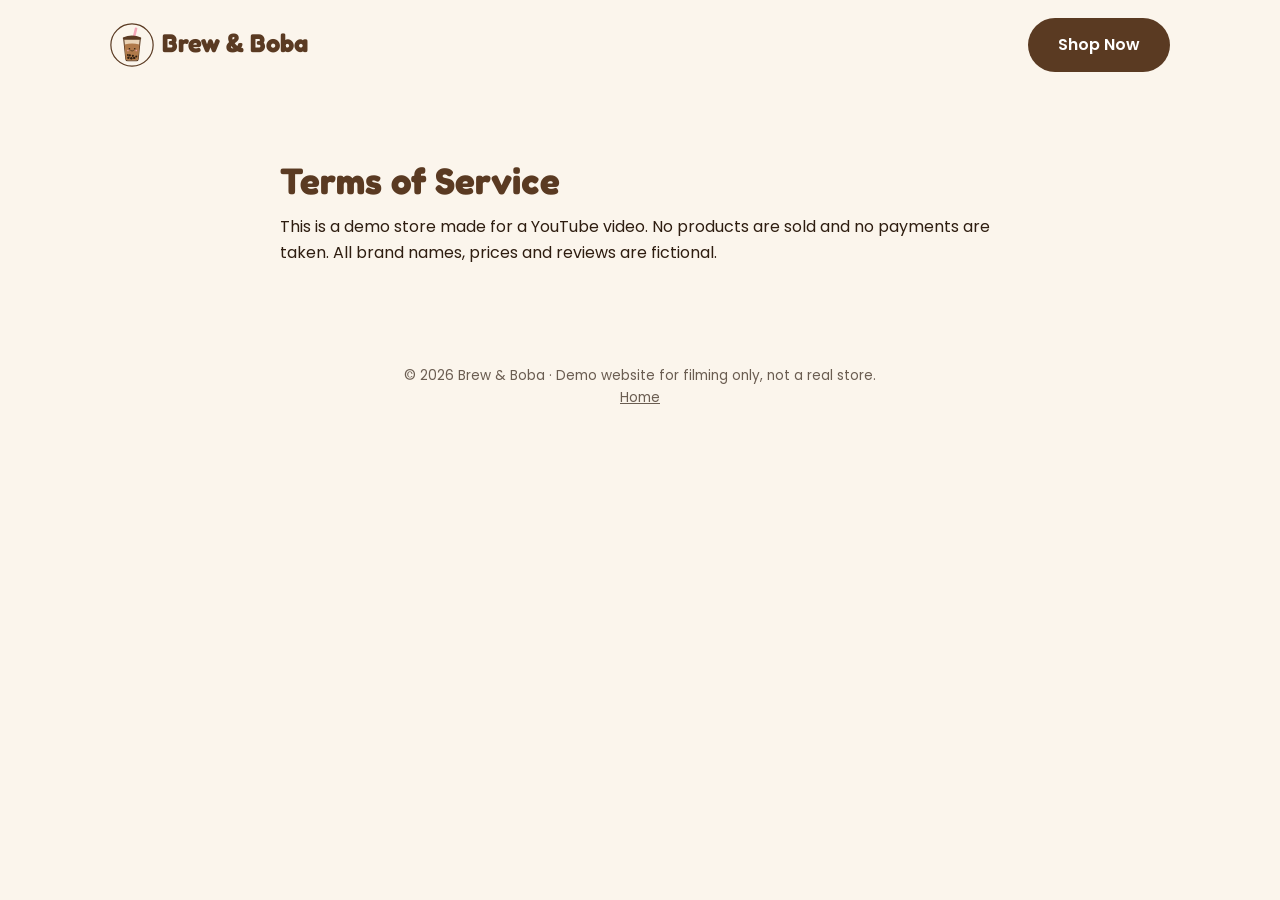
<file: terms.html>
<!doctype html><html lang="en"><head>
<!-- Google Tag Manager -->
<script>(function(w,d,s,l,i){w[l]=w[l]||[];w[l].push({'gtm.start':
new Date().getTime(),event:'gtm.js'});var f=d.getElementsByTagName(s)[0],
j=d.createElement(s),dl=l!='dataLayer'?'&l='+l:'';j.async=true;j.src=
'https://www.googletagmanager.com/gtm.js?id='+i+dl;f.parentNode.insertBefore(j,f);
})(window,document,'script','dataLayer','GTM-KQWDF2WQ');</script>
<!-- End Google Tag Manager -->
<meta charset="utf-8"><meta name="viewport" content="width=device-width,initial-scale=1"><link href="https://fonts.googleapis.com/css2?family=Fredoka:wght@500;700&family=Poppins:wght@400;600;700&display=swap" rel="stylesheet"><link rel="stylesheet" href="style.css"><script src="track.js"></script><link rel="icon" href="logo.svg"><title>Brew & Boba — Terms of Service</title></head><body>
<!-- Google Tag Manager (noscript) -->
<noscript><iframe src="https://www.googletagmanager.com/ns.html?id=GTM-KQWDF2WQ"
height="0" width="0" style="display:none;visibility:hidden"></iframe></noscript>
<!-- End Google Tag Manager (noscript) -->

<div class="wrap"><nav><a class="logo" href="index.html"><img src="logo.svg" alt="" style="height:44px;vertical-align:middle;margin-right:8px">Brew &amp; Boba</a><a class="btn" href="sales.html" data-track="Nav Shop Now">Shop Now</a></nav>
<section style="max-width:720px;margin:auto"><h2>Terms of Service</h2><p>This is a demo store made for a YouTube video. No products are sold and no payments are taken. All brand names, prices and reviews are fictional.</p></section></div>
<footer>© 2026 Brew &amp; Boba · Demo website for filming only, not a real store.<br><a href="index.html">Home</a></footer></body></html>
</file>
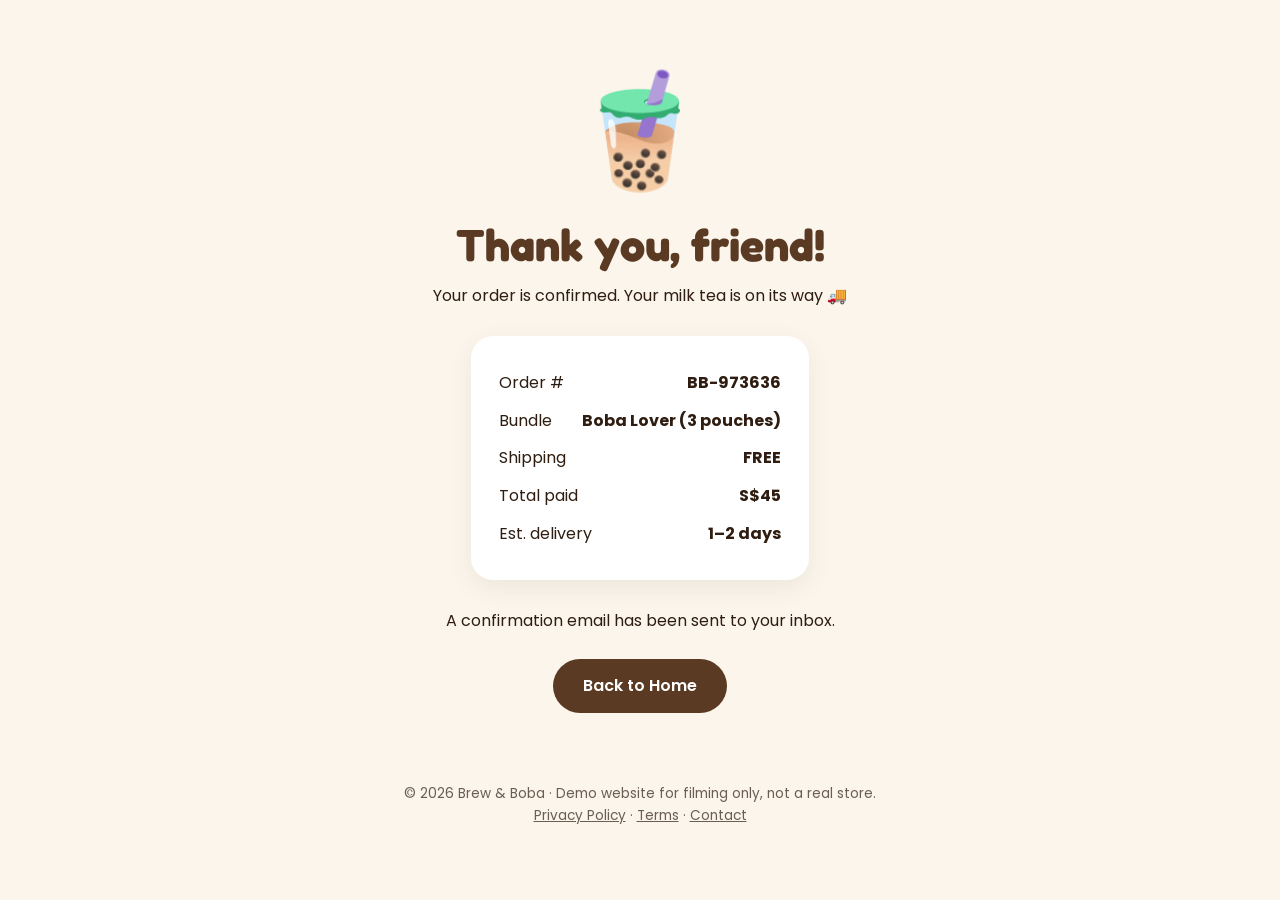
<file: thank-you.html>
<!doctype html><html lang="en"><head>
<!-- Google Tag Manager -->
<script>(function(w,d,s,l,i){w[l]=w[l]||[];w[l].push({'gtm.start':
new Date().getTime(),event:'gtm.js'});var f=d.getElementsByTagName(s)[0],
j=d.createElement(s),dl=l!='dataLayer'?'&l='+l:'';j.async=true;j.src=
'https://www.googletagmanager.com/gtm.js?id='+i+dl;f.parentNode.insertBefore(j,f);
})(window,document,'script','dataLayer','GTM-KQWDF2WQ');</script>
<!-- End Google Tag Manager -->
<meta charset="utf-8"><meta name="viewport" content="width=device-width,initial-scale=1"><link href="https://fonts.googleapis.com/css2?family=Fredoka:wght@500;700&family=Poppins:wght@400;600;700&display=swap" rel="stylesheet"><link rel="stylesheet" href="style.css"><script src="track.js"></script><link rel="icon" href="logo.svg"><title>Brew & Boba — Thank You!</title></head><body>
<!-- Google Tag Manager (noscript) -->
<noscript><iframe src="https://www.googletagmanager.com/ns.html?id=GTM-KQWDF2WQ"
height="0" width="0" style="display:none;visibility:hidden"></iframe></noscript>
<!-- End Google Tag Manager (noscript) -->

<div class="ty"><div class="big">🧋</div><h2 style="font-size:2.8rem">Thank you, <span id="n">friend</span>!</h2>
<p>Your order is confirmed. Your milk tea is on its way 🚚</p>
<div class="receipt"><div><span>Order #</span><b id="o"></b></div><div><span>Bundle</span><b id="p">Boba Lover (3 pouches)</b></div><div><span>Shipping</span><b>FREE</b></div><div><span>Total paid</span><b id="a">S$45</b></div><div><span>Est. delivery</span><b>1–2 days</b></div></div>
<p>A confirmation email has been sent to your inbox.</p><br><a class="btn" href="index.html" data-track="Thank You Back Home">Back to Home</a></div>
<footer>© 2026 Brew &amp; Boba · Demo website for filming only, not a real store.<br><a href="privacy.html" data-track="Footer Privacy">Privacy Policy</a> · <a href="terms.html" data-track="Footer Terms">Terms</a> · <a href="contact.html" data-track="Footer Contact">Contact</a></footer>
<script>
const q=new URLSearchParams(location.search);if(q.get('n'))n.textContent=q.get('n');if(q.get('p'))p.textContent=q.get('p');if(q.get('a'))a.textContent='S$'+q.get('a');
o.textContent='BB-'+Math.floor(100000+Math.random()*900000);
if(q.get('a')&&!sessionStorage.getItem('bb_done_'+location.search)){try{sessionStorage.setItem('bb_done_'+location.search,1)}catch(_){}
track('Purchase',{value:+q.get('a'),currency:'SGD',content_name:q.get('p'),content_type:'product',order_id:o.textContent})}
const e=['🧋','🍓','🍵','🍯','⭐','💖'];for(let i=0;i<40;i++){const c=document.createElement('div');c.className='confetti';c.textContent=e[i%6];c.style.left=Math.random()*100+'vw';c.style.animationDuration=2+Math.random()*3+'s';c.style.animationDelay=Math.random()*1.5+'s';document.body.appendChild(c)}
</script></body></html>
</file>
<file: style.css>
:root{--cream:#fbf5ec;--milk:#f3e3cc;--tea:#b07a4a;--brown:#5a3a22;--dark:#2e1d10;--pink:#f4a7b9;--green:#8fb573}
*{box-sizing:border-box;margin:0;padding:0}
body{font-family:'Poppins',system-ui,sans-serif;background:var(--cream);color:var(--dark);line-height:1.6}
h1,h2,h3{font-family:'Fredoka',sans-serif;line-height:1.15}
a{color:inherit}
.wrap{max-width:1100px;margin:0 auto;padding:0 20px}
nav{display:flex;justify-content:space-between;align-items:center;padding:18px 0}
.logo{font-family:'Fredoka';font-size:1.6rem;font-weight:700;color:var(--brown);text-decoration:none}
.btn{display:inline-block;background:var(--brown);color:#fff;padding:14px 30px;border-radius:999px;text-decoration:none;font-weight:600;border:0;cursor:pointer;font-size:1rem;transition:transform .15s,background .15s}
.btn:hover{transform:translateY(-2px);background:var(--tea)}
.btn.pink{background:var(--pink);color:var(--dark)}
.hero{display:grid;grid-template-columns:1.1fr .9fr;gap:40px;align-items:center;padding:50px 0 80px}
.hero h1{font-size:clamp(2.4rem,5vw,4rem);color:var(--brown)}
.hero p{font-size:1.15rem;margin:18px 0 28px;max-width:520px}
.tag{display:inline-block;background:var(--pink);padding:4px 14px;border-radius:999px;font-size:.85rem;font-weight:600;margin-bottom:14px}
.cup{font-size:clamp(9rem,20vw,15rem);text-align:center;background:radial-gradient(circle,var(--milk) 55%,transparent 56%);animation:float 3s ease-in-out infinite}
@keyframes float{50%{transform:translateY(-12px)}}
section{padding:70px 0}
.center{text-align:center}
h2{font-size:2.3rem;color:var(--brown);margin-bottom:12px}
.grid3{display:grid;grid-template-columns:repeat(3,1fr);gap:24px;margin-top:40px}
.card{background:#fff;border-radius:22px;padding:30px;box-shadow:0 8px 24px rgba(90,58,34,.08)}
.card .ic{font-size:2.6rem}
.card h3{margin:10px 0 6px;color:var(--brown)}
.band{background:var(--brown);color:var(--cream)}
.band h2{color:var(--milk)}
.quote{font-style:italic}
.quote b{display:block;font-style:normal;margin-top:10px;color:var(--tea)}
footer{text-align:center;padding:30px;font-size:.85rem;opacity:.7}
.flavors{display:grid;grid-template-columns:repeat(4,1fr);gap:18px;margin-top:30px}
.flavor{border-radius:20px;padding:26px 14px;text-align:center;font-weight:600}
.price{font-size:2.4rem;font-weight:700;color:var(--brown)}
.price s{font-size:1.2rem;opacity:.5;margin-left:8px}
.plan{position:relative;cursor:pointer;border:3px solid transparent;transition:border .15s}
.plan.sel{border-color:var(--tea)}
.plan .badge{position:absolute;top:-12px;right:18px;background:var(--pink);padding:3px 12px;border-radius:999px;font-size:.8rem;font-weight:700}
.plan ul{list-style:none;margin:14px 0}
.plan li::before{content:"✓ ";color:var(--green);font-weight:700}
form.checkout{max-width:520px;margin:30px auto 0;background:#fff;padding:32px;border-radius:22px;box-shadow:0 8px 24px rgba(90,58,34,.08)}
form label{display:block;font-weight:600;margin:14px 0 6px;font-size:.9rem}
form input{width:100%;padding:12px 14px;border:2px solid var(--milk);border-radius:12px;font:inherit}
form input:focus{outline:none;border-color:var(--tea)}
.row{display:grid;grid-template-columns:1fr 1fr;gap:12px}
.summary{display:flex;justify-content:space-between;margin:20px 0;padding-top:16px;border-top:2px dashed var(--milk);font-weight:700;font-size:1.1rem}
.note{font-size:.8rem;opacity:.6;text-align:center;margin-top:10px}
.timer{background:var(--dark);color:var(--pink);display:inline-block;padding:8px 18px;border-radius:12px;font-weight:700;margin-top:10px}
.ty{min-height:80vh;display:flex;flex-direction:column;justify-content:center;align-items:center;text-align:center;padding:40px 20px}
.ty .big{font-size:7rem;animation:float 3s ease-in-out infinite}
.receipt{background:#fff;border-radius:22px;padding:28px;margin:28px 0;min-width:300px;text-align:left;box-shadow:0 8px 24px rgba(90,58,34,.08)}
.receipt div{display:flex;justify-content:space-between;gap:30px;padding:6px 0}
.confetti{position:fixed;top:-20px;font-size:1.6rem;animation:fall linear forwards;pointer-events:none}
@keyframes fall{to{transform:translateY(110vh) rotate(540deg)}}
@media(max-width:760px){.hero,.grid3{grid-template-columns:1fr}.flavors{grid-template-columns:1fr 1fr}.hero{text-align:center}.hero p{margin-inline:auto}}
</file>
